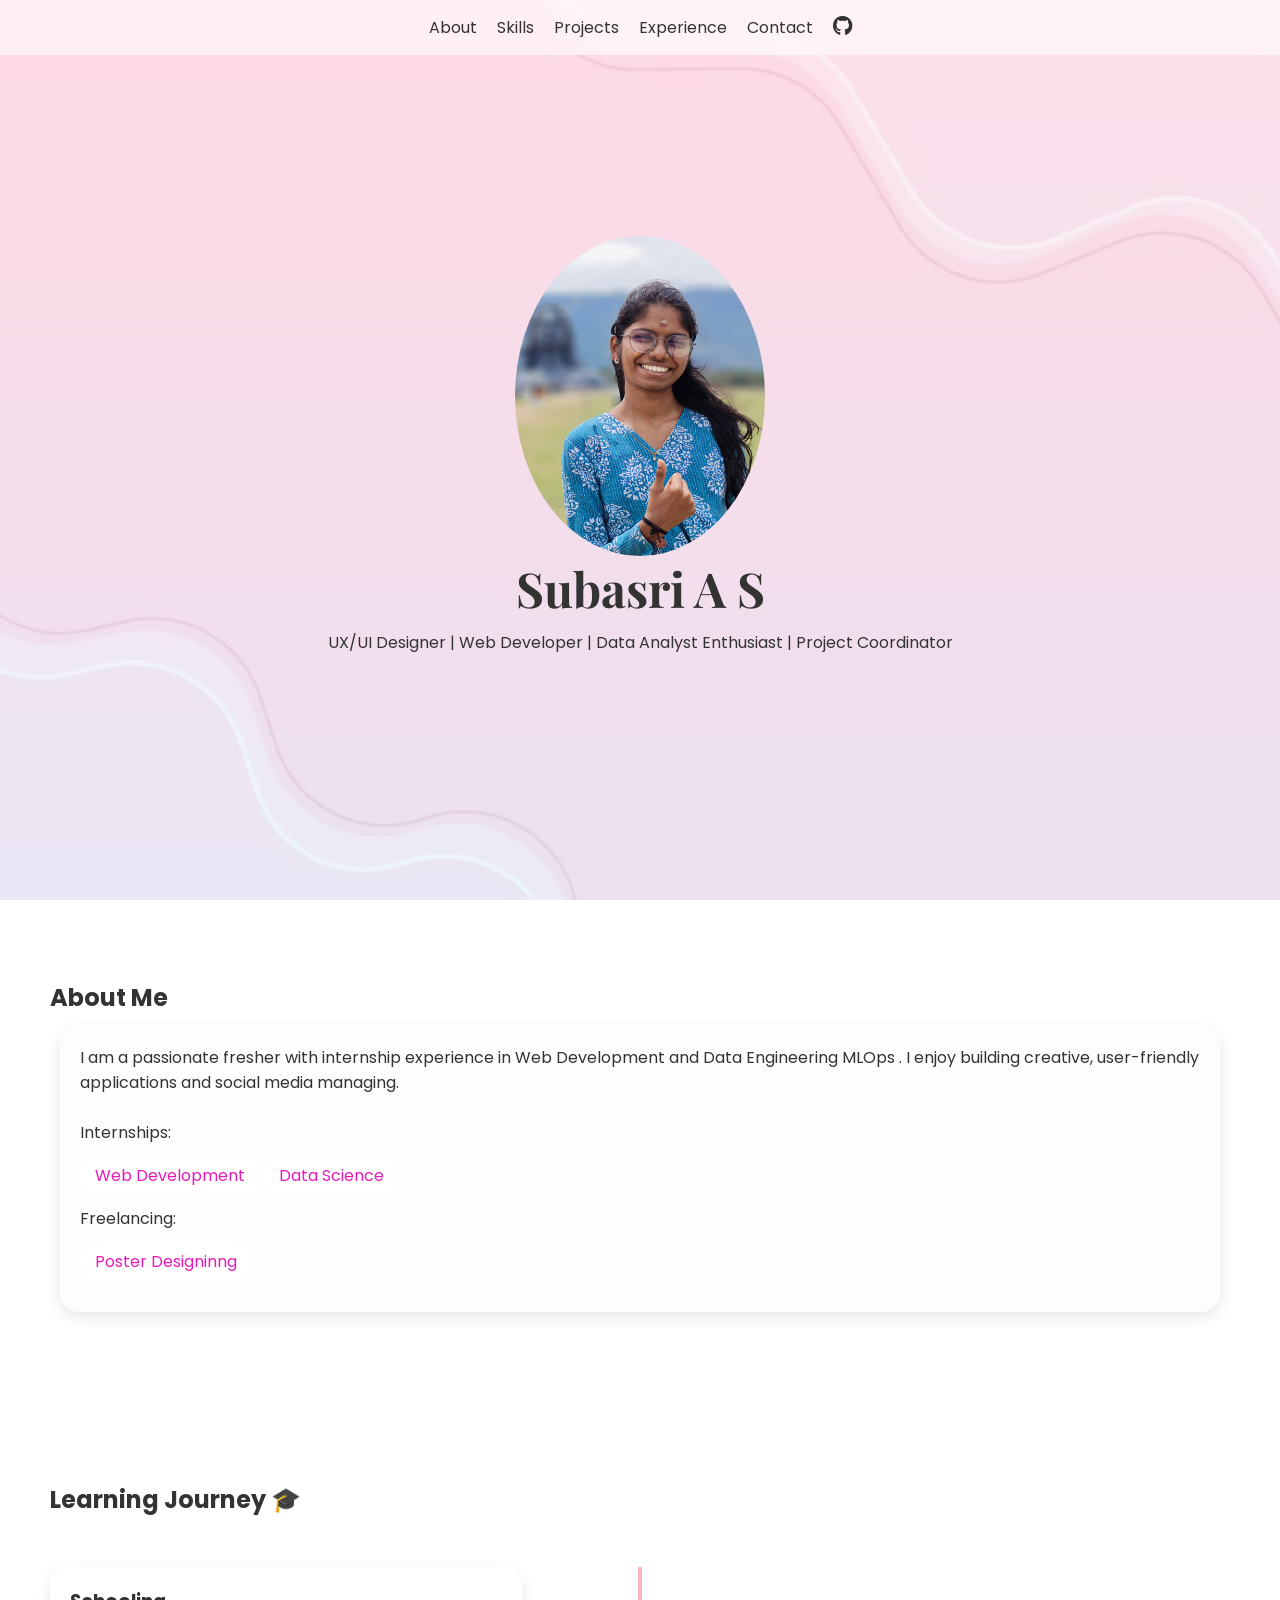
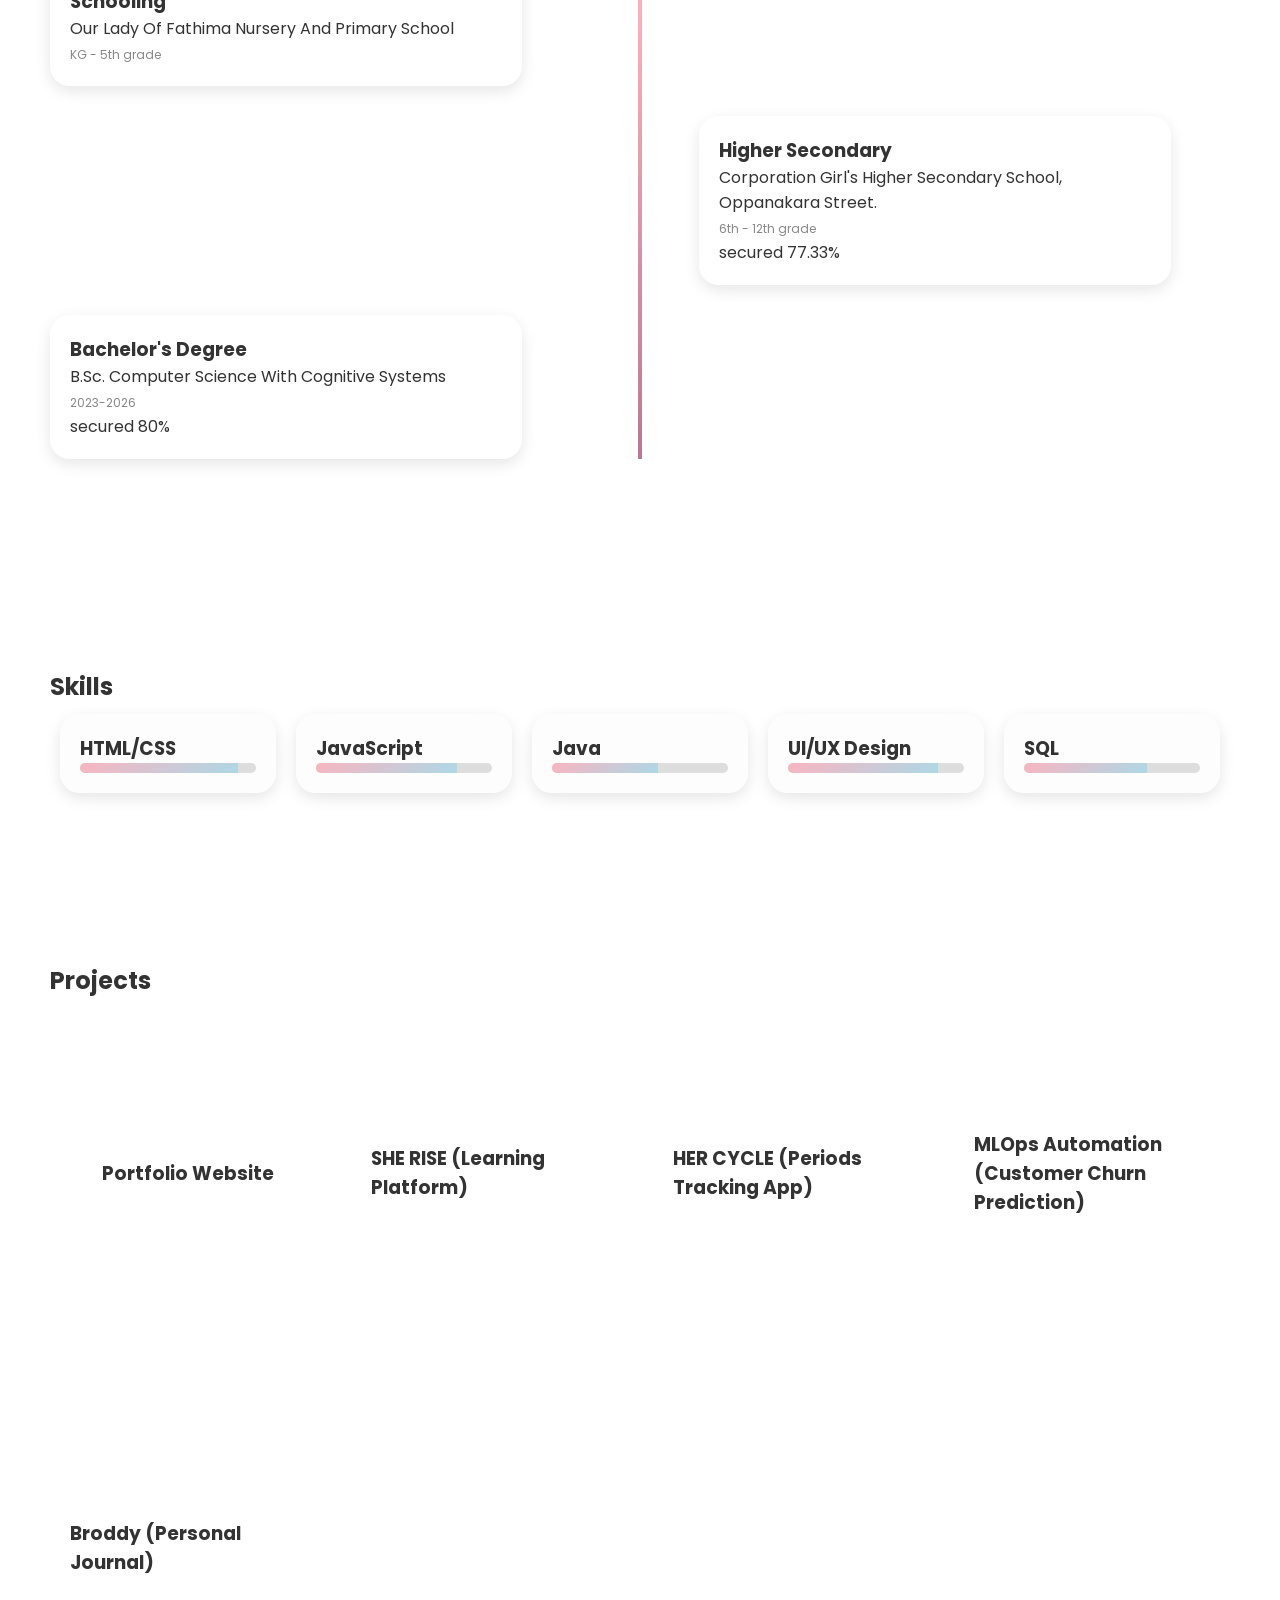
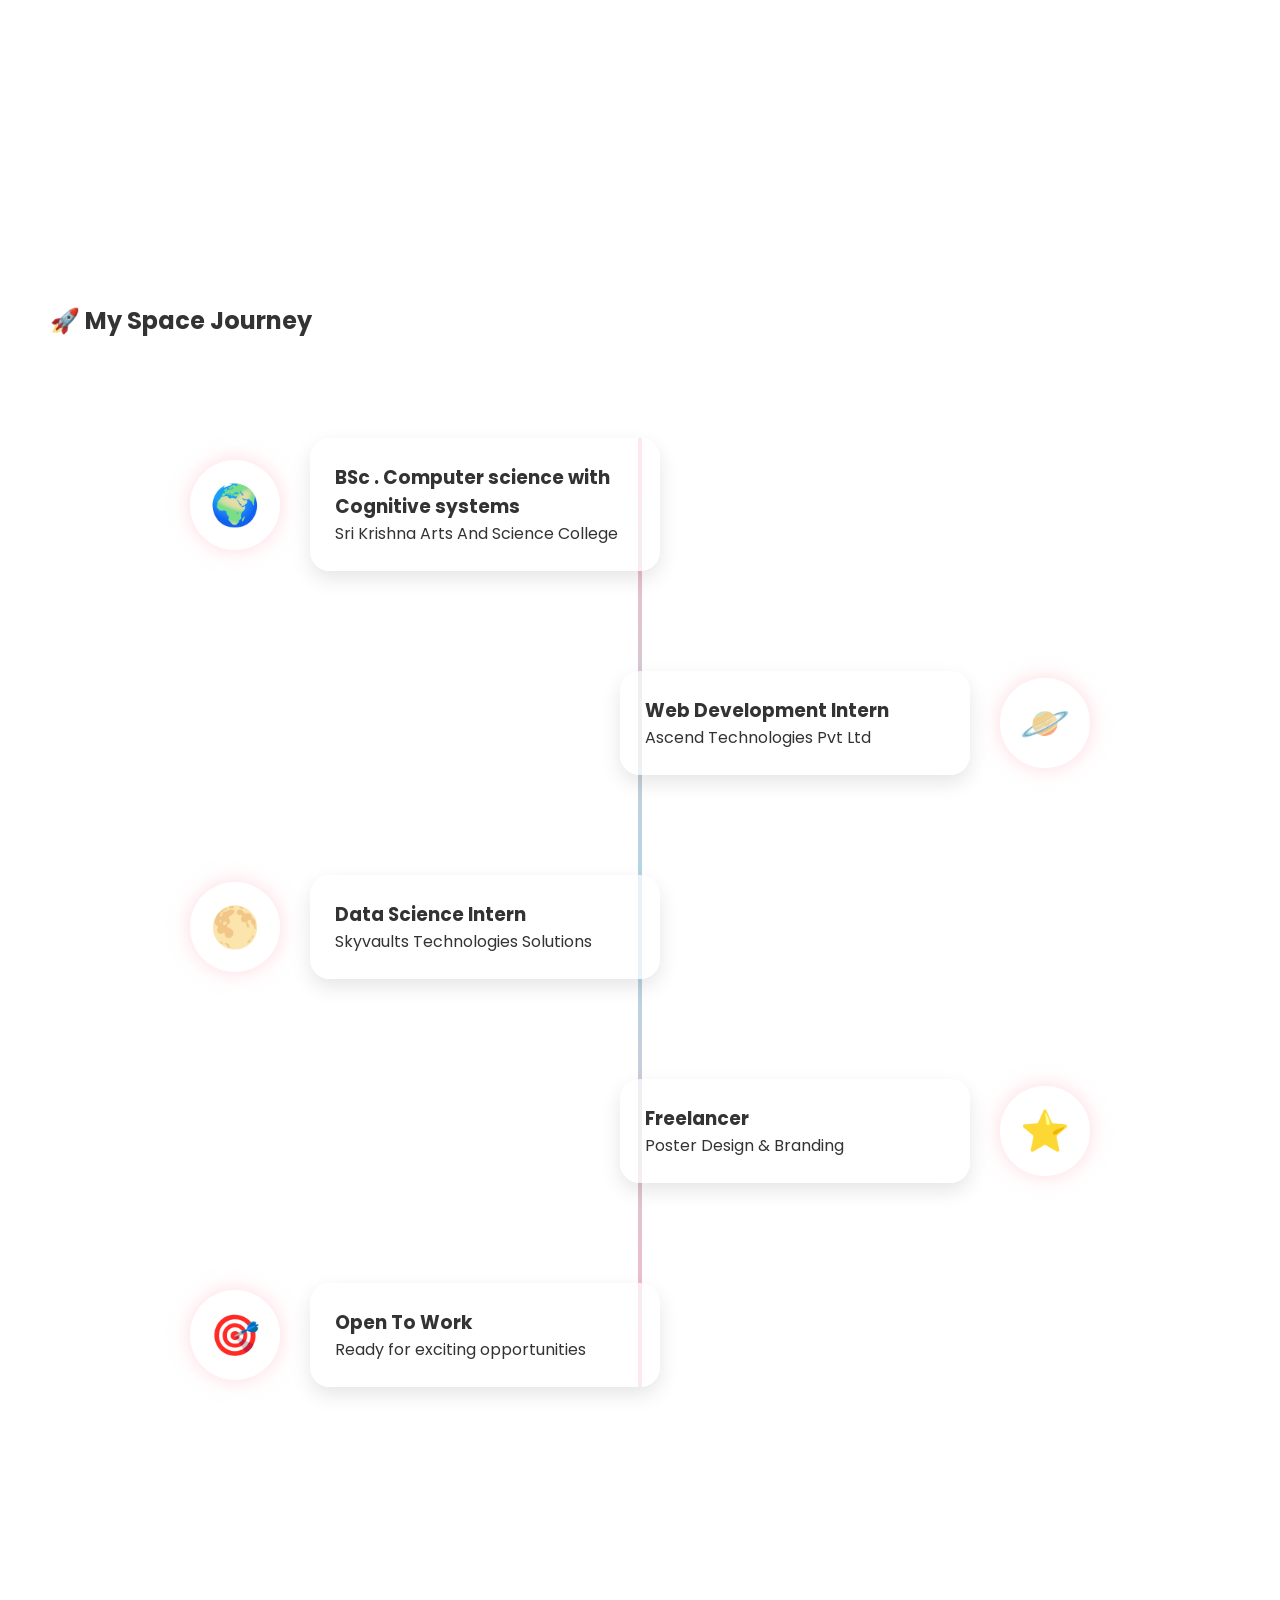
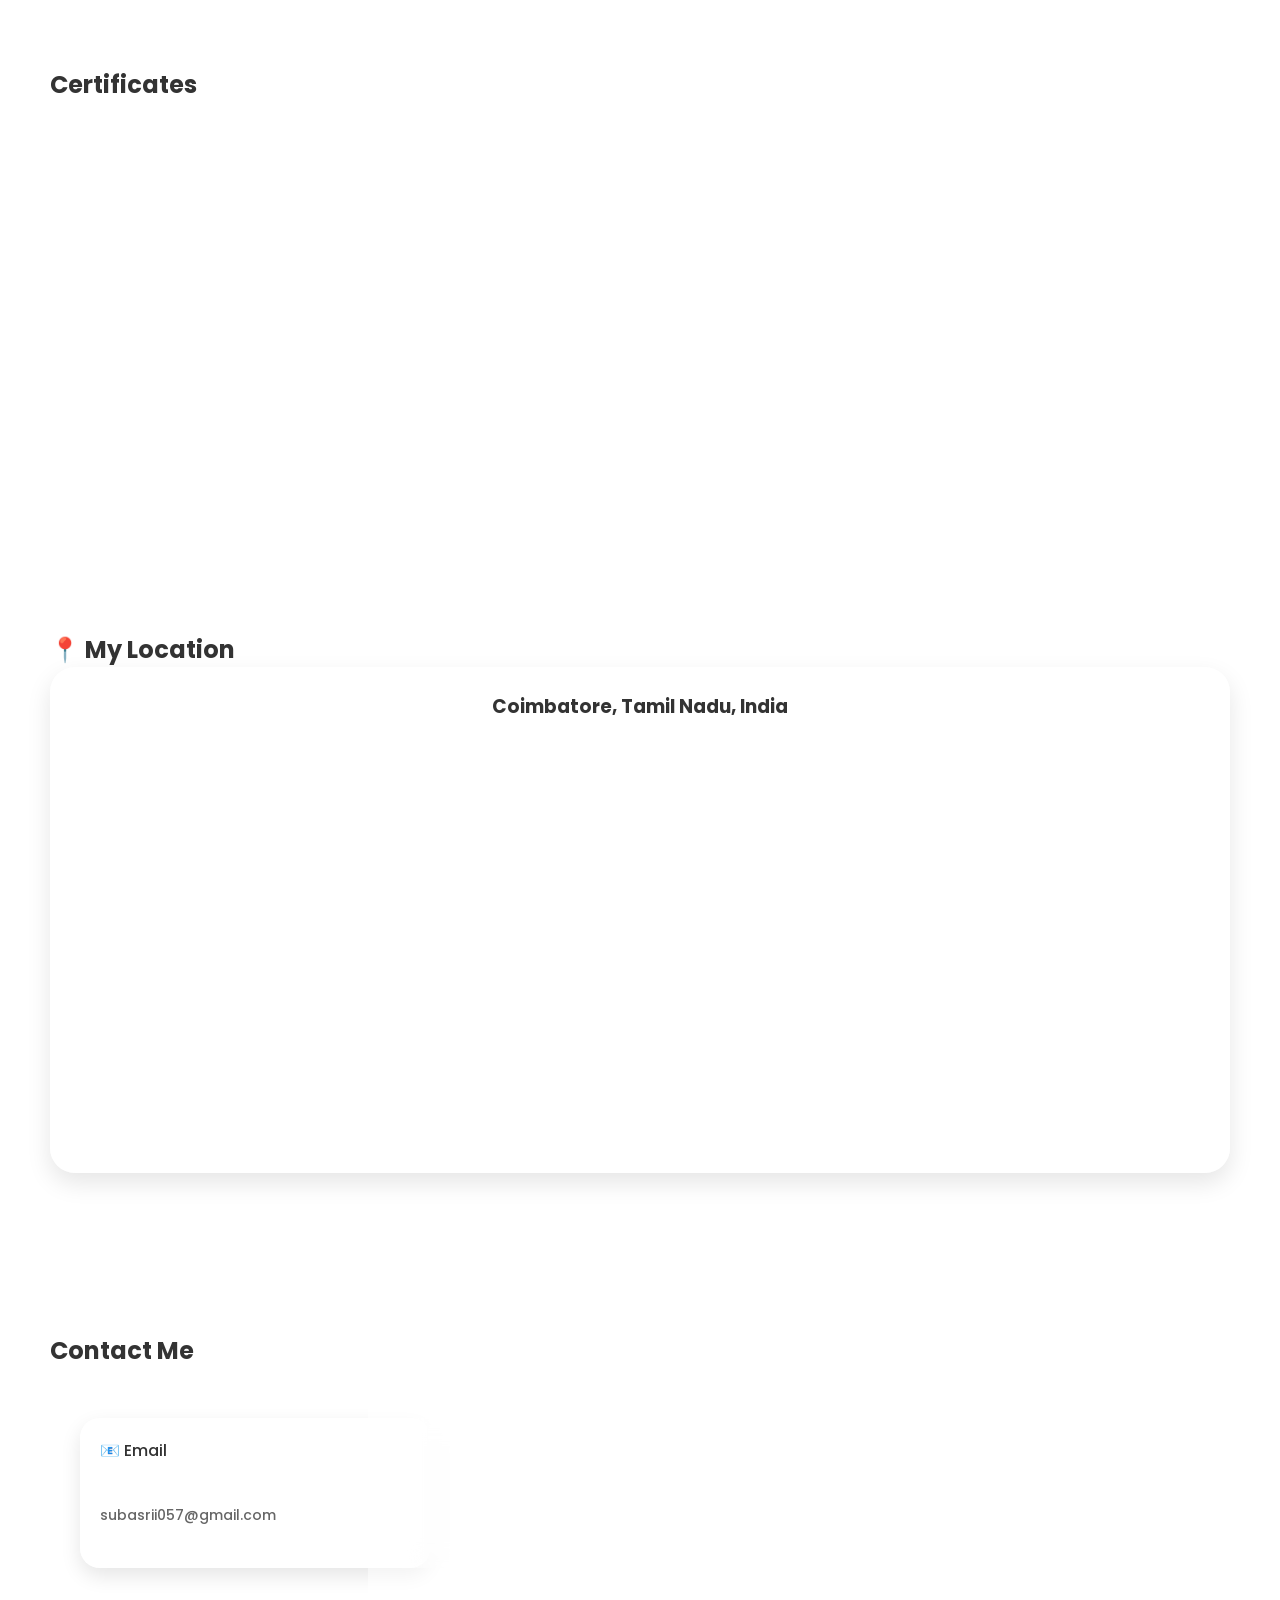
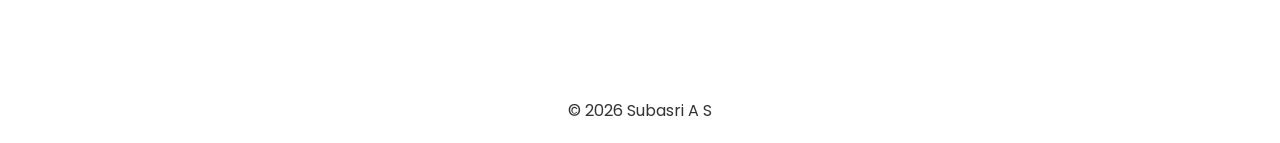
<file: index.html>
<!DOCTYPE html>
<html lang="en">
<head>
<meta charset="UTF-8">
<meta name="viewport" content="width=device-width, initial-scale=1.0">
<title>Subasri Portfolio</title>

<!-- Google Fonts -->
<link href="https://fonts.googleapis.com/css2?family=Playfair+Display:wght@500;700&family=Poppins:wght@300;400;500&display=swap" rel="stylesheet">
<link rel="stylesheet" href="https://cdnjs.cloudflare.com/ajax/libs/font-awesome/6.5.0/css/all.min.css">
<link rel="stylesheet" href="portfolio.css">
<style>
/* RESET */

</style>
</head>

<body>

<!-- NAVBAR -->
<nav>

<ul>
<li><a href="#about">About</a></li>
<li><a href="#skills">Skills</a></li>
<li><a href="#projects">Projects</a></li>
<li><a href="#experience">Experience</a></li>
<li><a href="#contact">Contact</a></li>

<!-- 🐙 GitHub Icon -->
<li>
<a href="https://github.com/SubasriAS/" target="_blank">
    <i class="fab fa-github"></i>
</a>
</li>
     

</ul>
</nav>

<!-- HERO -->
<section class="hero">
<div class="hero-content">



    <div class="flip-card">
  <div class="flip-inner">
    
    <div class="flip-front">
      <img src="subapic1.jpeg" class="profile-img">
    </div>

    <div class="flip-back">
      <p>Hiii 💗<br>Subasri here!</p>
    </div>

  </div>
</div>

<div class="hero-content">

   
    <h1>Subasri A S</h1>
    <p>UX/UI Designer | Web Developer | Data Analyst Enthusiast | Project Coordinator</p>

</section>

<!-- ABOUT -->
<section id="about">
<h2>About Me</h2>
<div class="card">
<p>I am a passionate fresher  with internship experience in Web Development and Data Engineering MLOps . I enjoy building creative, user-friendly applications and social media managing.</p>
<br>
<p>Internships:</p>
<span class="badge">Web Development</span>
<span class="badge">Data Science</span>
<p>Freelancing:</p>

<span class="badge">Poster Designinng</span>


</div>
</section>






<section id="education">
<h2>Learning Journey 🎓</h2>

<div class="journey">

    <div class="milestone left reveal">
        <h3>Schooling</h3>
        <p>Our Lady Of Fathima Nursery And Primary School</p>
        <span>KG - 5th grade</span>
    </div>

    <div class="milestone right reveal">
        <h3>Higher Secondary</h3>
        <p>Corporation Girl's Higher Secondary School, Oppanakara Street.</p>
        <span>6th - 12th grade</span>
        <p>secured  77.33%</p>
    </div>

    <div class="milestone left reveal">
        <h3>Bachelor's Degree</h3>
        <p> B.Sc. Computer Science With Cognitive Systems</p>
        <span>2023-2026</span>
        <p>secured   80%</p>
    </div>

</div>
</section>










<!-- SKILLS -->
<section id="skills">
<h2>Skills</h2>
<div class="skills-grid">

<div class="card reveal">
<h3>HTML/CSS</h3>
<div class="progress"><div style="width:90%"></div></div>
</div>

<div class="card reveal">
<h3>JavaScript</h3>
<div class="progress"><div style="width:80%"></div></div>
</div>

<div class="card reveal">
<h3>Java</h3>
<div class="progress"><div style="width:60%"></div></div>
</div>

<div class="card reveal">
<h3>UI/UX Design </h3>
<div class="progress"><div style="width:85%"></div></div>
</div>

<div class="card">
<h3>SQL</h3>
<div class="progress"><div style="width:70%"></div></div>
</div>

</div>
</section>






<!-- PROJECTS -->
<section id="projects">
<h2>Projects</h2>

<div class="projects-grid">

    <div class="project-card">
        <h3>Portfolio Website</h3>
        <div class="project-img">
            <img src="port.jpg" alt="Project">
        </div>
    </div>

    <div class="project-card">
        <h3>SHE RISE (Learning Platform)</h3>
        <div class="project-img">
            <img src="sherise.jpg" alt="Project">
        </div>
    </div>

    <div class="project-card">
        <h3>HER CYCLE (Periods Tracking App)</h3>
        <div class="project-img">
            <img src="hercycle.jpeg" alt="Project">
        </div>
    </div>

    <div class="project-card">
        <h3>MLOps Automation (Customer Churn Prediction)</h3>
        <div class="project-img">
            <img src="screenshot1.jpg" alt="Project">
        </div>
    </div>

    <div class="project-card">
        <h3>Broddy (Personal Journal)</h3>
        <div class="project-img">
            <img src="Picture1.jpg" alt="Project">
        </div>
    </div>

</div>
</section>


</div>
</section>

<!-- EXPERIENCE -->
<section id="experience">
    <h2>🚀 My Space Journey</h2>

    <div class="space-container">

        

        <div class="planet">
            <div class="planet-icon">🌍</div>
            <div class="planet-card">
                <h3>BSc . Computer science with Cognitive systems</h3>
                <p>Sri Krishna Arts And Science College</p>
            </div>
        </div>

        <div class="planet">
            <div class="planet-icon">🪐</div>
            <div class="planet-card">
                <h3>Web Development Intern</h3>
                <p>Ascend Technologies Pvt Ltd</p>
            </div>
        </div>

        <div class="planet">
            <div class="planet-icon">🌕</div>
            <div class="planet-card">
                <h3>Data Science Intern</h3>
                <p>Skyvaults Technologies Solutions</p>
            </div>
        </div>

        <div class="planet">
            <div class="planet-icon">⭐</div>
            <div class="planet-card">
                <h3>Freelancer</h3>
                <p>Poster Design & Branding</p>
            </div>
        </div>

        <div class="planet">
            <div class="planet-icon">🎯</div>
            <div class="planet-card">
                <h3>Open To Work</h3>
                <p>Ready for exciting opportunities</p>
            </div>
        </div>

    </div>
</section>


<section id="certificates">
    <h2>Certificates</h2>

    <div class="cert-grid">
         <div class="cert-slider">
        <div class="cert-track">

        <div class="cert-card">
            <img src="certificate01.jpg" alt="Web Development Certificate">
            <h3>Web Development Internship</h3>
        </div>

 <div class="cert-card">
            <img src="claude101.jpg" alt="Web Development Certificate">
            <h3>Claude 101</h3>
        </div>



         <div class="cert-card">
            <img src="data science.jpg" alt="Web Development Certificate">
            <h3>Coursera - Data Science</h3>
        </div>


         <div class="cert-card">
            <img src="sql.jpg" alt="Web Development Certificate">
            <h3>SQL for data analysis</h3>
         </div>

          <div class="cert-card">
            <img src="frontend.jpg" alt="Web Development Certificate">
            <h3> Coursera - Front-End development Capstone
            </h3>
        </div>



        <div class="cert-card">
            <img src="certificate 02.jpeg" alt="Data Science Certificate">
            <h3> II - Paper Presentation</h3>
        </div>

        <div class="cert-card">
            <img src="certificate 03.jpeg" alt="UI/UX Certificate">
            <h3>UI/UX Design </h3>
        </div>

        <div class="cert-card">
            <img src="cer004.jpeg" alt="SQL Certificate">
            <h3>National Level Hackathon</h3>
        </div>

          <div class="cert-card">
            <img src="cer005.jpeg" alt="Web Development Certificate">
            <h3>Event Organizing</h3>
        </div>

        <div class="cert-card">
            <img src="cer006.jpeg" alt="Data Science Certificate">
            <h3>Coding Workshop</h3>
        </div>

        <div class="cert-card">
            <img src="cer007.jpeg" alt="UI/UX Certificate">
            <h3>CSIR Event Organizing</h3>
        </div>

        


    </div>
</section>



<section id="location">
    <h2>📍 My Location</h2>

    <div class="map-card">

        <div class="location-info">
            <h3>Coimbatore, Tamil Nadu, India</h3>
            
        </div>

        <div class="map-container">
            <iframe
                src="https://www.google.com/maps?q=Coimbatore,TamilNadu&output=embed"
                loading="lazy">
            </iframe>
        </div>

    </div>
</section>









<!-- CONTACT -->
<section id="contact">
    <h2>Contact Me</h2>

    <div class="contact-container">

        <a href="https://mail.google.com/mail/?view=cm&fs=1&to=subasrii057@gmail.com
" class="contact-card">
            📧 Email
            <span>subasrii057@gmail.com</span>
        </a>

        <a href="https://www.instagram.com/_subasrisureshkumar_/?hl=en" target="_blank" class="contact-card">
            📸 Instagram
            <span>@_subasrisureshkumar_</span>
        </a>

        <a href="https://wa.me/917550360656" target="_blank" class="contact-card">
            💬 WhatsApp
            <span>Chat with me</span>
        </a>

        <a href="https://www.linkedin.com/in/suba-sri-a-s-56a460227" target="_blank" class="contact-card">
            💼 LinkedIn
            <span>SUBASRI A S</span>
        </a>

    </div>
</section>

<!-- FOOTER -->
<footer>
<p>© 2026 Subasri A S</p>
</footer>


<script src="portfolio.js"></script>

</body>
</html>
</file>
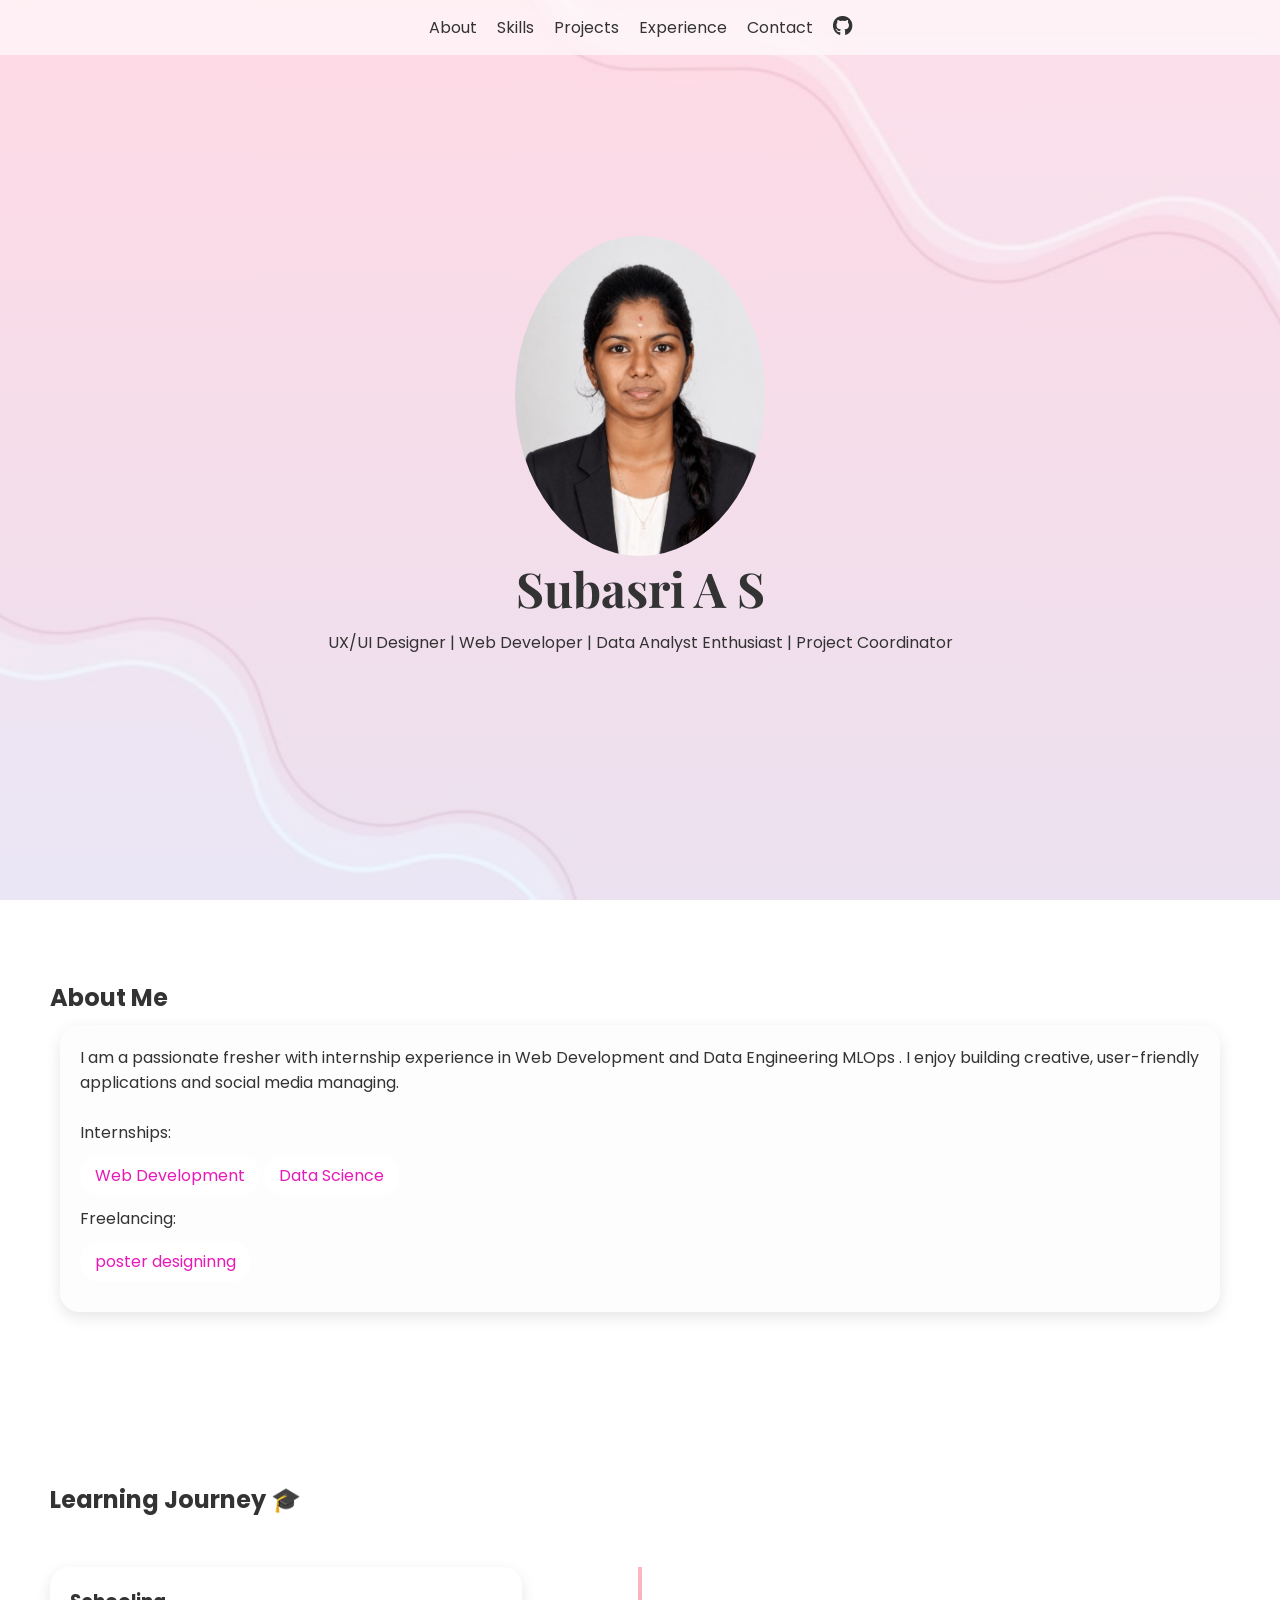
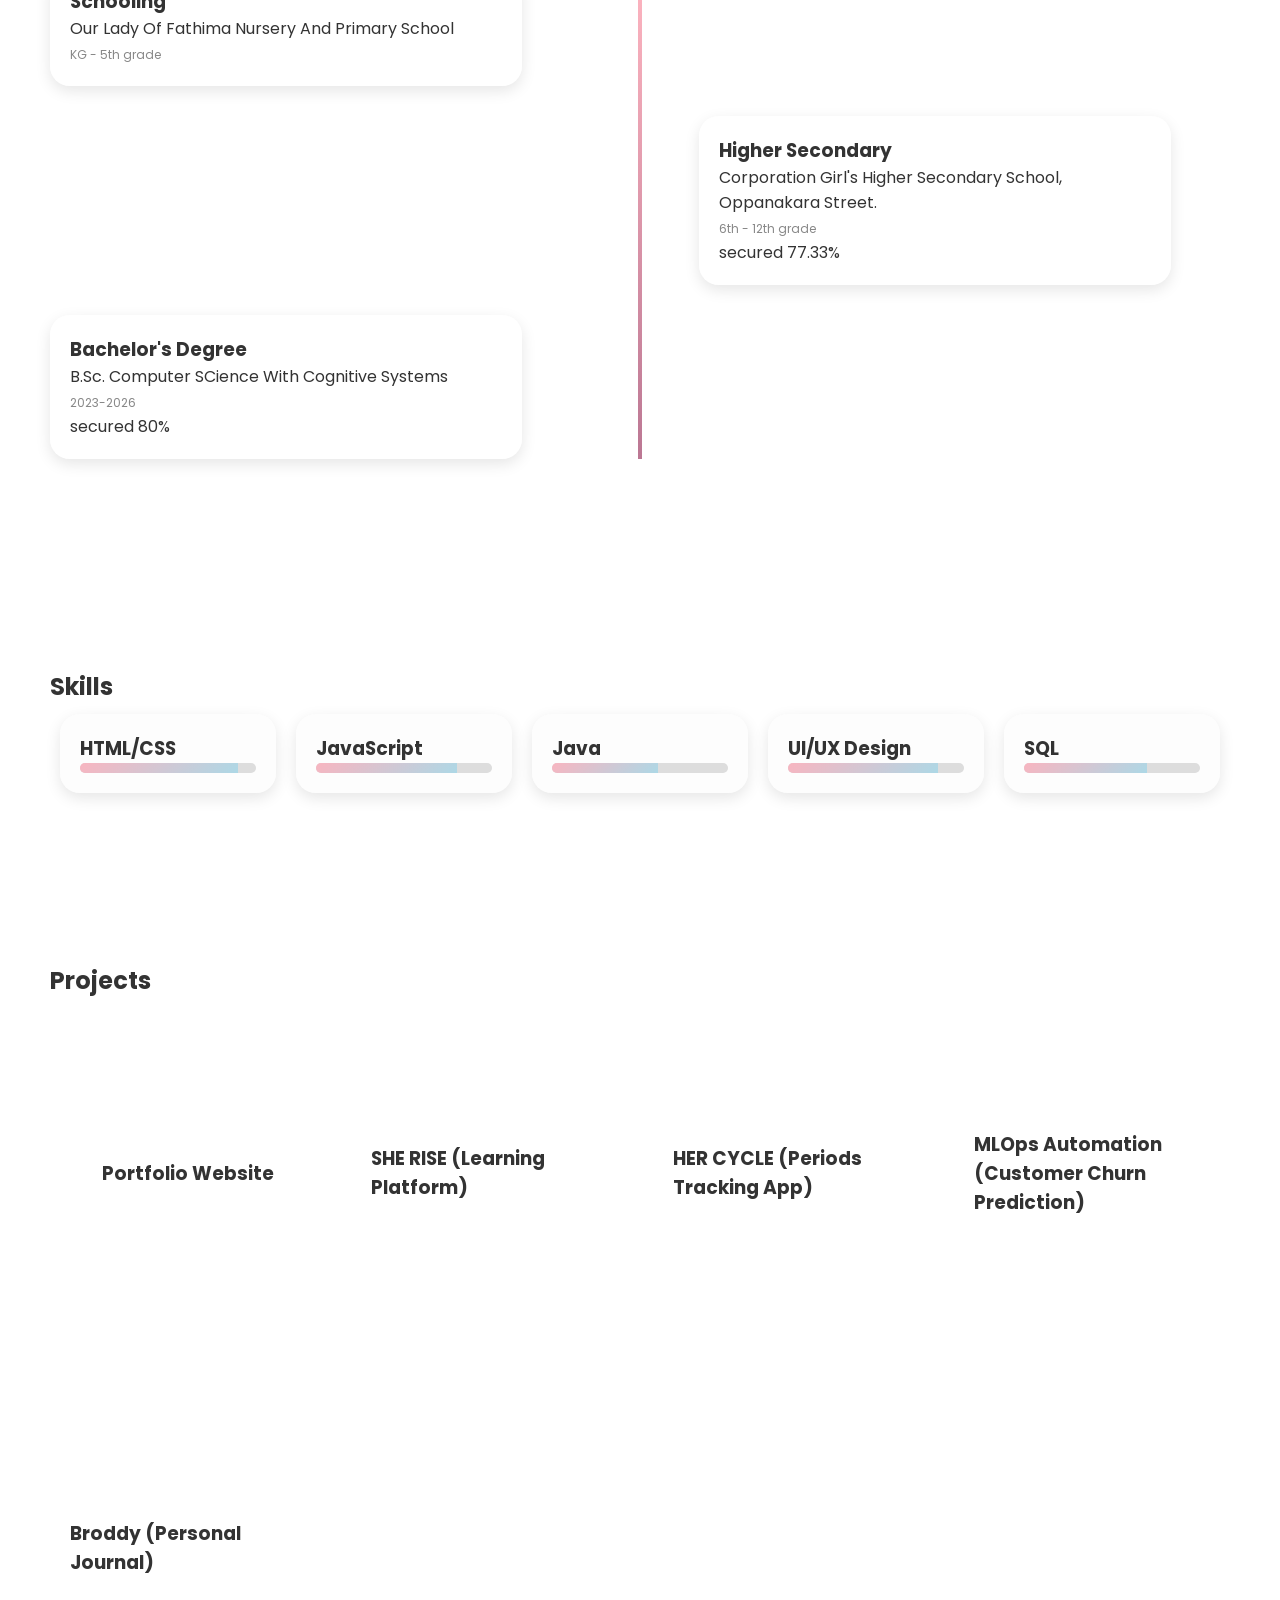
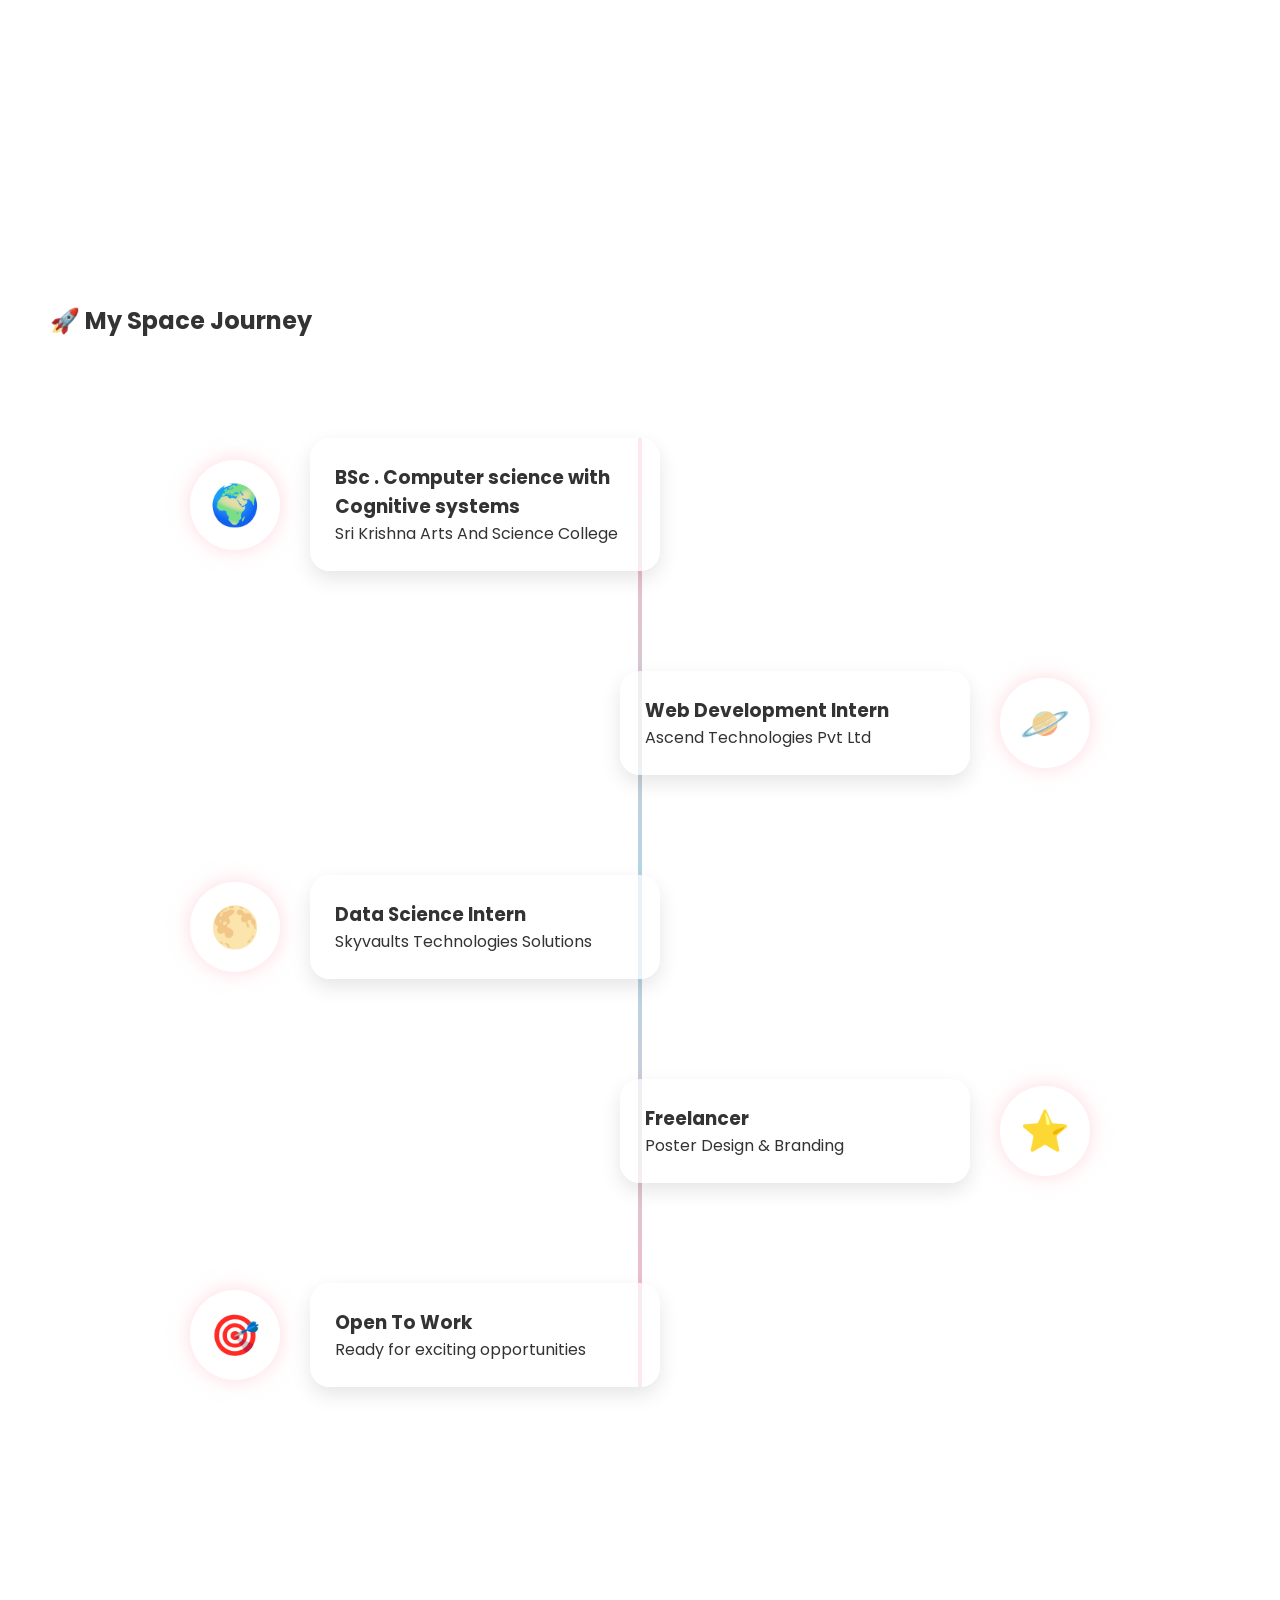
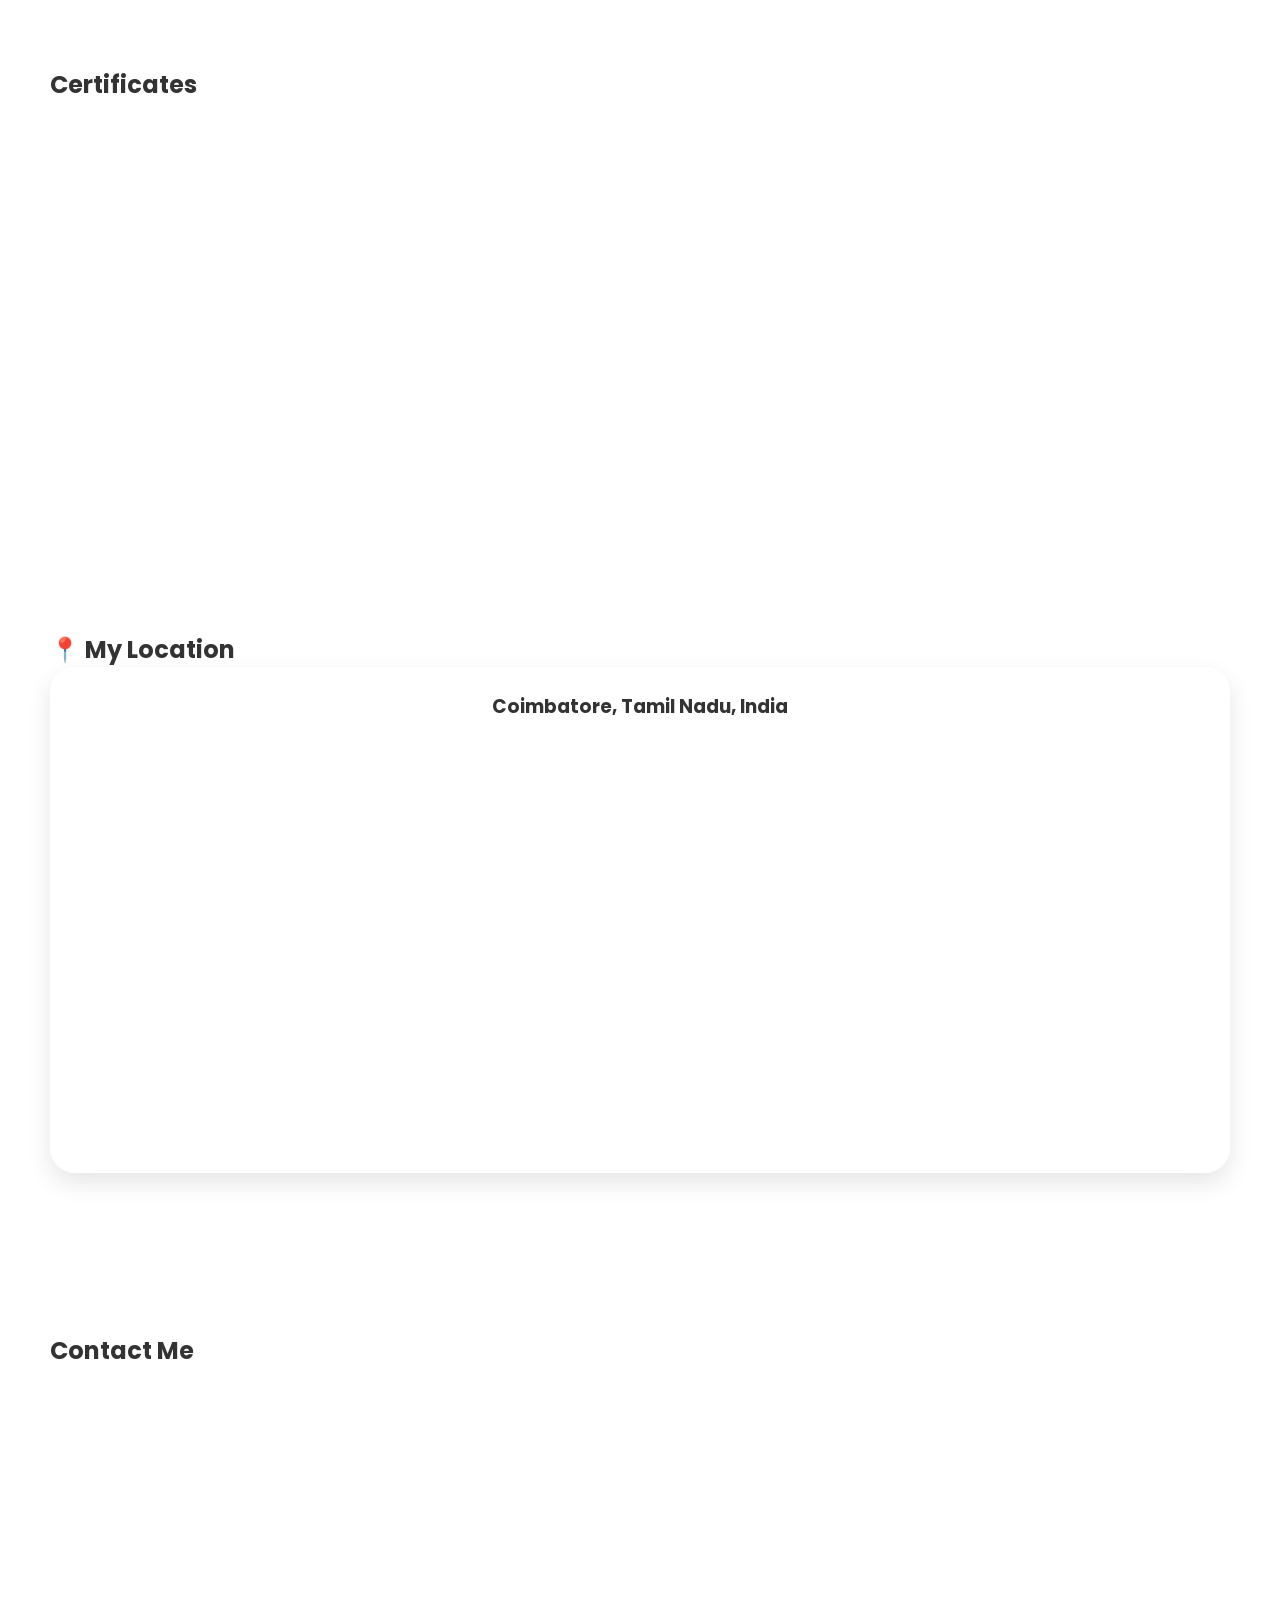
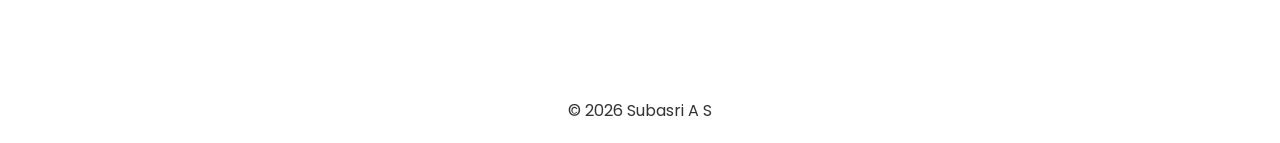
<file: New folder/index.html>
<!DOCTYPE html>
<html lang="en">
<head>
<meta charset="UTF-8">
<meta name="viewport" content="width=device-width, initial-scale=1.0">
<title>Subasri Portfolio</title>

<!-- Google Fonts -->
<link href="https://fonts.googleapis.com/css2?family=Playfair+Display:wght@500;700&family=Poppins:wght@300;400;500&display=swap" rel="stylesheet">
<link rel="stylesheet" href="https://cdnjs.cloudflare.com/ajax/libs/font-awesome/6.5.0/css/all.min.css">
<link rel="stylesheet" href="portfolio.css">
<style>
/* RESET */

</style>
</head>

<body>

<!-- NAVBAR -->
<nav>

<ul>
<li><a href="#about">About</a></li>
<li><a href="#skills">Skills</a></li>
<li><a href="#projects">Projects</a></li>
<li><a href="#experience">Experience</a></li>
<li><a href="#contact">Contact</a></li>

<!-- 🐙 GitHub Icon -->
<li>
<a href="https://github.com/SubasriAS/" target="_blank">
    <i class="fab fa-github"></i>
</a>
</li>

</ul>
</nav>

<!-- HERO -->
<section class="hero">
<div class="hero-content">



    <div class="flip-card">
  <div class="flip-inner">
    
    <div class="flip-front">
      <img src="subaphoto.jpg" class="profile-img">
    </div>

    <div class="flip-back">
      <p>Hiii 💗<br>Subasri here!</p>
    </div>

  </div>
</div>

<div class="hero-content">

   
    <h1>Subasri A S</h1>
    <p>UX/UI Designer | Web Developer | Data Analyst Enthusiast | Project Coordinator</p>

</section>

<!-- ABOUT -->
<section id="about">
<h2>About Me</h2>
<div class="card">
<p>I am a passionate fresher  with internship experience in Web Development and Data Engineering MLOps . I enjoy building creative, user-friendly applications and social media managing.</p>
<br>
<p>Internships:</p>
<span class="badge">Web Development</span>
<span class="badge">Data Science</span>
<p>Freelancing:</p>

<span class="badge">poster designinng</span>


</div>
</section>






<section id="education">
<h2>Learning Journey 🎓</h2>

<div class="journey">

    <div class="milestone left reveal">
        <h3>Schooling</h3>
        <p>Our Lady Of Fathima Nursery And Primary School</p>
        <span>KG - 5th grade</span>
    </div>

    <div class="milestone right reveal">
        <h3>Higher Secondary</h3>
        <p>Corporation Girl's Higher Secondary School, Oppanakara Street.</p>
        <span>6th - 12th grade</span>
        <p>secured  77.33%</p>
    </div>

    <div class="milestone left reveal">
        <h3>Bachelor's Degree</h3>
        <p> B.Sc. Computer SCience With Cognitive Systems</p>
        <span>2023-2026</span>
        <p>secured   80%</p>
    </div>

</div>
</section>










<!-- SKILLS -->
<section id="skills">
<h2>Skills</h2>
<div class="skills-grid">

<div class="card reveal">
<h3>HTML/CSS</h3>
<div class="progress"><div style="width:90%"></div></div>
</div>

<div class="card reveal">
<h3>JavaScript</h3>
<div class="progress"><div style="width:80%"></div></div>
</div>

<div class="card reveal">
<h3>Java</h3>
<div class="progress"><div style="width:60%"></div></div>
</div>

<div class="card reveal">
<h3>UI/UX Design </h3>
<div class="progress"><div style="width:85%"></div></div>
</div>

<div class="card">
<h3>SQL</h3>
<div class="progress"><div style="width:70%"></div></div>
</div>

</div>
</section>






<!-- PROJECTS -->
<section id="projects">
<h2>Projects</h2>

<div class="projects-grid">

    <div class="project-card">
        <h3>Portfolio Website</h3>
        <div class="project-img">
            <img src="port.jpg" alt="Project">
        </div>
    </div>

    <div class="project-card">
        <h3>SHE RISE (Learning Platform)</h3>
        <div class="project-img">
            <img src="sherise.jpg" alt="Project">
        </div>
    </div>

    <div class="project-card">
        <h3>HER CYCLE (Periods Tracking App)</h3>
        <div class="project-img">
            <img src="hercycle.jpeg" alt="Project">
        </div>
    </div>

    <div class="project-card">
        <h3>MLOps Automation (Customer Churn Prediction)</h3>
        <div class="project-img">
            <img src="screenshot1.jpg" alt="Project">
        </div>
    </div>

    <div class="project-card">
        <h3>Broddy (Personal Journal)</h3>
        <div class="project-img">
            <img src="Picture1.jpg" alt="Project">
        </div>
    </div>

</div>
</section>


</div>
</section>

<!-- EXPERIENCE -->
<section id="experience">
    <h2>🚀 My Space Journey</h2>

    <div class="space-container">

        

        <div class="planet">
            <div class="planet-icon">🌍</div>
            <div class="planet-card">
                <h3>BSc . Computer science with Cognitive systems</h3>
                <p>Sri Krishna Arts And Science College</p>
            </div>
        </div>

        <div class="planet">
            <div class="planet-icon">🪐</div>
            <div class="planet-card">
                <h3>Web Development Intern</h3>
                <p>Ascend Technologies Pvt Ltd</p>
            </div>
        </div>

        <div class="planet">
            <div class="planet-icon">🌕</div>
            <div class="planet-card">
                <h3>Data Science Intern</h3>
                <p>Skyvaults Technologies Solutions</p>
            </div>
        </div>

        <div class="planet">
            <div class="planet-icon">⭐</div>
            <div class="planet-card">
                <h3>Freelancer</h3>
                <p>Poster Design & Branding</p>
            </div>
        </div>

        <div class="planet">
            <div class="planet-icon">🎯</div>
            <div class="planet-card">
                <h3>Open To Work</h3>
                <p>Ready for exciting opportunities</p>
            </div>
        </div>

    </div>
</section>


<section id="certificates">
    <h2>Certificates</h2>

    <div class="cert-grid">
         <div class="cert-slider">
        <div class="cert-track">

        <div class="cert-card">
            <img src="certificate01.jpg" alt="Web Development Certificate">
            <h3>Web Development Internship</h3>
        </div>

 <div class="cert-card">
            <img src="claude101.jpg" alt="Web Development Certificate">
            <h3>Claude 101</h3>
        </div>



         <div class="cert-card">
            <img src="data science.jpg" alt="Web Development Certificate">
            <h3>Coursera - Data Science</h3>
        </div>


         <div class="cert-card">
            <img src="sql.jpg" alt="Web Development Certificate">
            <h3>SQL for data analysis</h3>
         </div>

          <div class="cert-card">
            <img src="frontend.jpg" alt="Web Development Certificate">
            <h3> Coursera - Front-End development Capstone
            </h3>
        </div>



        <div class="cert-card">
            <img src="certificate 02.jpeg" alt="Data Science Certificate">
            <h3> II - Paper Presentation</h3>
        </div>

        <div class="cert-card">
            <img src="certificate 03.jpeg" alt="UI/UX Certificate">
            <h3>UI/UX Design </h3>
        </div>

        <div class="cert-card">
            <img src="cer004.jpeg" alt="SQL Certificate">
            <h3>National Level Hackathon</h3>
        </div>

          <div class="cert-card">
            <img src="cer005.jpeg" alt="Web Development Certificate">
            <h3>Event Organizing</h3>
        </div>

        <div class="cert-card">
            <img src="cer006.jpeg" alt="Data Science Certificate">
            <h3>Coding Workshop</h3>
        </div>

        <div class="cert-card">
            <img src="cer007.jpeg" alt="UI/UX Certificate">
            <h3>CSIR Event Organizing</h3>
        </div>

        


    </div>
</section>



<section id="location">
    <h2>📍 My Location</h2>

    <div class="map-card">

        <div class="location-info">
            <h3>Coimbatore, Tamil Nadu, India</h3>
            
        </div>

        <div class="map-container">
            <iframe
                src="https://www.google.com/maps?q=Coimbatore,TamilNadu&output=embed"
                loading="lazy">
            </iframe>
        </div>

    </div>
</section>









<!-- CONTACT -->
<section id="contact">
    <h2>Contact Me</h2>

    <div class="contact-container">

        <a href="https://mail.google.com/mail/?view=cm&fs=1&to=subasrii057@gmail.com
" class="contact-card">
            📧 Email
            <span>subasrii057@gmail.com</span>
        </a>

        <a href="https://www.instagram.com/_subasrisureshkumar_/?hl=en" target="_blank" class="contact-card">
            📸 Instagram
            <span>@_subasrisureshkumar_</span>
        </a>

        <a href="https://wa.me/917550360656" target="_blank" class="contact-card">
            💬 WhatsApp
            <span>Chat with me</span>
        </a>

        <a href="https://www.linkedin.com/in/suba-sri-a-s-56a460227" target="_blank" class="contact-card">
            💼 LinkedIn
            <span>SUBASRI A S</span>
        </a>

    </div>
</section>

<!-- FOOTER -->
<footer>
<p>© 2026 Subasri A S</p>
</footer>


<script src="portfolio.js"></script>

</body>
</html>
</file>
<file: portfolio.css>
* {
    margin: 0;
    padding: 0;
    box-sizing: border-box;
}

body {
    font-family: 'Poppins', sans-serif;

 background: 
        linear-gradient(rgba(255, 228, 236, 0.6), rgba(224, 240, 255, 0.6)),
        url("background.jpg");

    background-size: cover;
    background-position: center;
    background-repeat: no-repeat;
    background-attachment: fixed;

    color: #333;
    scroll-behavior: smooth;


    color: #333;
    scroll-behavior: smooth;
     perspective: 1000px;

}








/* CONTAINER */
#experience {
    padding: 100px 50px;
    position: relative;
}

.space-container {
    position: relative;
    max-width: 900px;
    margin: auto;
}

/* PATH */
.space-container::before {
    content: "";
    position: absolute;
    left: 50%;
    width: 4px;
    height: 100%;
    background: linear-gradient(
        #ffb6c1,
        #add8e6,
        #ffb6c1
    );
    transform: translateX(-50%);
}

/* PLANETS */
.planet {
    position: relative;
    margin: 100px 0;
    display: flex;
    align-items: center;
    gap: 30px;
}

.planet:nth-child(even) {
    flex-direction: row-reverse;
}

.planet-icon {
    width: 90px;
    height: 90px;
    border-radius: 50%;

    background: rgba(255,255,255,0.8);

    display: flex;
    justify-content: center;
    align-items: center;

    font-size: 40px;

    box-shadow: 0 0 20px rgba(255,182,193,0.5);

    transition: 0.4s;
}

.planet-card {
    width: 350px;

    background: rgba(255,255,255,0.7);

    padding: 25px;

    border-radius: 20px;

    box-shadow: 0 8px 20px rgba(0,0,0,0.1);

    transition: 0.4s;
}

/* HOVER EFFECT */
.planet:hover .planet-icon {
    transform: scale(1.2);
    box-shadow: 0 0 40px #ffb6c1;
}

.planet:hover .planet-card {
    transform: translateY(-10px);
}











/* NAVBAR */
nav {
    position: fixed;
    width: 100%;
    top: 0;
    background: rgba(255,255,255,0.6);
    backdrop-filter: blur(10px);
    padding: 15px 50px;
    display: flex;
    justify-content:space-around;
    z-index: 1000;
}

nav h2 {
    font-family: 'Playfair Display', serif;
}

nav ul {
    display: flex;
    list-style: none;
    gap: 20px;
}

nav a {
    text-decoration: none;
    color: #333;
    transition: 0.3s;
}

nav a:hover {
    color: #c82f5d;
}



/* GitHub Icon */
nav i {
    font-size: 20px;
    transition: 0.3s;
}

nav i:hover {
    color: #ff69b4;
    transform: scale(1.2);
}

/* Theme Button */
#theme-toggle {
    border: none;
    background: transparent;
    font-size: 18px;
    cursor: pointer;
}



.journey {
    position: relative;
    margin: 50px 0;
}

/* CENTER LINE */
.journey::before {
    content: "";
    position: absolute;
    left: 50%;
    top: 0;
    width: 4px;
    height: 100%;
    background: linear-gradient(#ffb6c1, #bb7793);
    transform: translateX(-50%);
}

/* MILESTONE CARD */
.milestone {
    width: 40%;
    padding: 20px;
    position: relative;
    background: rgba(255,255,255,0.5);
    border-radius: 20px;
    backdrop-filter: blur(10px);
    margin: 30px 0;
    box-shadow: 0 5px 15px rgba(0,0,0,0.1);
}

/* LEFT SIDE */
.milestone.left {
    left: 0;
}

/* RIGHT SIDE */
.milestone.right {
    left: 55%;
}

/* YEAR TEXT */
.milestone span {
    font-size: 12px;
    color: #888;
}

/* DOT ON LINE */
.milestone::after {
    content: "";
    position: absolute;
    top: 20px;
    width: 15px;
    height: 15px;
    
    border-radius: 50%;
}

/* POSITION DOT LEFT */
.milestone.left::after {
    right: -8px;
}

/* POSITION DOT RIGHT */
.milestone.right::after {
    left: -8px;
}




/* HERO */
.hero {
    height: 100vh;
    display: flex;
    justify-content: center;
    align-items: center;
    padding-top: 80px;
}

.hero-content {
    text-align: center;
}

.hero h1 {
    font-family: 'Playfair Display', serif;
    font-size: 48px;
}

.hero p {
    margin: 10px 0;
}


 .cursor {
 
    background: radial-gradient(circle, rgb(171, 63, 81), lightblue);
    border-radius: 50%;
    position: fixed;
    pointer-events: none;
    transform: translate(-50%, -50%);
    z-index: 9999;
    transition: transform 0.1s ease;
}  
  


.badge {
    display: inline-block;
    background: #ffffff;
    color: #e719b7;
    padding: 8px 15px;
    border-radius: 20px;
    margin: 10px 0;
    position: relative;
}


@keyframes pulse {
    0% {opacity: 1;}
    50% {opacity: 0.3;}
    100% {opacity: 1;}
}

.btn {
    padding: 10px 20px;
    border-radius: 20px;
    margin: 10px;
    border: none;
    cursor: pointer;
    background: linear-gradient(135deg, #ffb6c1, #add8e6);
}

/* SECTION */
section {
    padding: 80px 50px;
}

/* CARDS */
.card {
    background: rgba(251, 251, 251, 0.5);
    backdrop-filter: blur(10px);
    padding: 20px;
    border-radius: 20px;
    margin: 10px;
    box-shadow: 0 5px 15px rgba(0,0,0,0.1);
    transition: 0.3s;
}

.card:hover {
    transform: translateY(-10px);
}

/* SKILLS */
.skills-grid {
    display: grid;
    grid-template-columns: repeat(auto-fit, minmax(200px,1fr));
}

.progress {
    background: #ffffff;
    border-radius: 10px;
    overflow: hidden;
}

.progress div {
    height:10px;
    background: linear-gradient(135deg, rgb(248, 181, 192), lightblue);
}

/* PROJECTS */
.projects-grid {
    display: grid;
    gap: 25px;
    grid-template-columns: repeat(auto-fit, minmax(250px,1fr));   
}


/* PROJECT CARD */
.project-card {
    position: relative;
    overflow: hidden;
    border-radius: 20px;
    padding: 20px;
    background: rgba(255,255,255,0.5);
    backdrop-filter: blur(10px);
    transition: 0.3s;
}
.project-card {
    display: flex;
    align-items: center;
    justify-content: center;
    height: 350px;
}

/* IMAGE CONTAINER (HIDDEN INITIALLY) */
.project-img {
    position: absolute;
    inset: 0;
    opacity: 0;
    transform: scale(1.1);
    transition: 0.4s ease;
}

/* IMAGE STYLE */
.project-img img {
    width: 100%;
    height: 100%;
    object-fit: cover;
    border-radius: 20px;
}

/* DARK OVERLAY (OPTIONAL) */
.project-img::after {
    content: "";
    position: absolute;
    inset: 0;
    background: rgba(0,0,0,0.3);
    border-radius: 20px;
}

/* 🔥 HOVER EFFECT */
.project-card:hover .project-img {
    opacity: 1;
    transform: scale(1);
}

/* TEXT ABOVE IMAGE */
.project-card h3 {
    position: relative;
    z-index: 2;
}

/* TEXT COLOR CHANGE */
.project-card:hover h3 {
    color: white;
}



















.exp-card {
    background: rgba(255,255,255,0.5);
    backdrop-filter: blur(10px);
    padding: 40px;
    gap: 80px;
    border-radius: 20px;
    margin: 20px 0;
    transition: all 0.6s ease;
    height: 200px;
    width: 650px;

    /* Initial state */
    transform: scale(0.95);
    opacity: 0.5;
}

/* Active (when visible) */
.exp-card.show {
    transform: scale(1);
    opacity: 1;
}

/* Optional: slight zoom out after passing */
.exp-card.hide {
    transform: scale(0.9s);
    opacity: 0.3;
}

/* TIMELINE */
.timeline {
    border-left: 3px solid rgb(227, 172, 181);
    padding-left: 20px;
}

/* CERTIFICATES */
.cert-grid {
    display: grid;
    grid-template-columns: repeat(auto-fit, minmax(220px, 1fr));
    gap: 20px;
}

.cert-card {
    background: rgba(255,255,255,0.5);
    backdrop-filter: blur(12px);
    border-radius: 20px;
    padding: 15px;
    text-align: center;
    transition: 0.4s;
    box-shadow: 0 8px 20px rgba(0,0,0,0.1);
}

.cert-card:hover {
    transform: translateY(-10px) scale(1.03);
}

.cert-card img {
    width: 200px;
    height: 180px;
    object-fit: cover;
    border-radius: 15px;
    margin-bottom: 10px;
}

.cert-card h3 {
    font-size: 16px;
    color: #444;
}


/* SLIDER CONTAINER */
.cert-slider {
    overflow: hidden;
    width: 100%;
    position: relative;
}

/* TRACK (MOVING PART) */
.cert-track {
    display: flex;
    width: calc(250px * 8); /* adjust based on cards */
    animation: scroll 20s linear infinite;
}

/* CERT CARD */
.cert-card {
    width: 400px;
    height: 350px;
    margin: 10px;
    flex-shrink: 0;
    background: rgba(255,255,255,0.5);
    backdrop-filter: blur(10px);
    border-radius: 20px;
    padding: 10px;
    text-align: center;
    transition: 0.3s;
}

.cert-card img {
    width: 350px;
    height: 240px;
    object-fit: cover;
    border-radius: 15px;
}

.cert-slider {
    display: flex;
    overflow-x: auto;
    gap: 20px;

    scrollbar-width: none;
}

.cert-slider::-webkit-scrollbar {
    display: none;
}

.cert-track {
    display: flex;
    gap: 20px;
}




/* CONTACT */
.contact-container {
    display: grid;
    grid-template-columns: repeat(auto-fit, minmax(220px, 1fr));
    gap: 90px;
    margin-top: 20px;
}

.contact-card {
    text-decoration: none;
    height:150px;
    width: 350px;
margin:30px;
    color: #333;
    background: rgba(255,255,255,0.5);
    backdrop-filter: blur(12px);
    padding: 20px;
    border-radius: 20px;
    display: grid;
    flex-direction: column;
    font-weight: 500;
    transition: 0.3s;
    box-shadow: 0 8px 20px rgba(0,0,0,0.1);
}

.contact-card span {
    font-size: 14px;
    margin-top: 20px;
    color: #666;
}

/* Hover Effects */
.contact-card:hover {
    transform: translateY(-8px) scale(1.03);
    background: linear-gradient(135deg, #ffb6c1, #add8e6);
    color: white;
}

.contact-card:hover span {
    color: white;
}

.flip-card {
    width:250px;
    height: 320px;
    margin: auto;
    perspective: 1000px;
    cursor: pointer;
}

.flip-inner {
    width: 100%;
    height: 100%;
    transition: transform 0.6s;
    transform-style: preserve-3d;
}

.flip-card.active .flip-inner {
    transform: rotateY(180deg);
}

.flip-front, .flip-back {
    position: absolute;
    width: 100%;
    height: 100%;
    border-radius: 50%;
    backface-visibility: hidden;
}

.flip-front img {
    width: 100%;
    height: 100%;
    border-radius: 50%;
}

.flip-back {
    background: linear-gradient(135deg, rgb(217, 119, 212), rgb(73, 172, 205));
    display: flex;
    align-items: center;
    justify-content: center;
    transform: rotateY(180deg);
    color: white;
    font-weight: bold;
}

.card {
    transform-style: preserve-3d;
    transition: transform 0.2s ease;
    will-change: transform;
}

.progress {
    background: #ddd;
    border-radius: 10px;
    overflow: hidden;
    height: 10px;
}

.progress-bar {
    height: 100%;
    width: 0; /* 🔥 start empty */
    background: linear-gradient(135deg, #ffb6c1, #add8e6);
    transition: width 1.5s ease;
}

/* FOOTER */
footer {
    text-align: center;
    padding: 20px;
}

/* RESPONSIVE */
@media(max-width:768px){
    nav {
        flex-direction: column;
    }
}

/* LOCATION SECTION */
#location {
    padding: 80px 50px;
}

.map-card {
    background: rgba(255,255,255,0.5);
    backdrop-filter: blur(12px);
    border-radius: 25px;
    padding: 25px;
    box-shadow: 0 10px 25px rgba(0,0,0,0.1);
}

.location-info {
    text-align: center;
    margin-bottom: 20px;
}

.location-info h3 {
    color: #333;
    margin-bottom: 10px;
}

.map-container {
    overflow: hidden;
    border-radius: 20px;
}

.map-container iframe {
    width: 100%;
    height: 400px;
    border: none;
}
</file>
<file: New folder/portfolio.css>
* {
    margin: 0;
    padding: 0;
    box-sizing: border-box;
}

body {
    font-family: 'Poppins', sans-serif;

 background: 
        linear-gradient(rgba(255, 228, 236, 0.6), rgba(224, 240, 255, 0.6)),
        url("background.jpg");

    background-size: cover;
    background-position: center;
    background-repeat: no-repeat;
    background-attachment: fixed;

    color: #333;
    scroll-behavior: smooth;


    color: #333;
    scroll-behavior: smooth;
     perspective: 1000px;

}








/* CONTAINER */
#experience {
    padding: 100px 50px;
    position: relative;
}

.space-container {
    position: relative;
    max-width: 900px;
    margin: auto;
}

/* PATH */
.space-container::before {
    content: "";
    position: absolute;
    left: 50%;
    width: 4px;
    height: 100%;
    background: linear-gradient(
        #ffb6c1,
        #add8e6,
        #ffb6c1
    );
    transform: translateX(-50%);
}

/* PLANETS */
.planet {
    position: relative;
    margin: 100px 0;
    display: flex;
    align-items: center;
    gap: 30px;
}

.planet:nth-child(even) {
    flex-direction: row-reverse;
}

.planet-icon {
    width: 90px;
    height: 90px;
    border-radius: 50%;

    background: rgba(255,255,255,0.8);

    display: flex;
    justify-content: center;
    align-items: center;

    font-size: 40px;

    box-shadow: 0 0 20px rgba(255,182,193,0.5);

    transition: 0.4s;
}

.planet-card {
    width: 350px;

    background: rgba(255,255,255,0.7);

    padding: 25px;

    border-radius: 20px;

    box-shadow: 0 8px 20px rgba(0,0,0,0.1);

    transition: 0.4s;
}

/* HOVER EFFECT */
.planet:hover .planet-icon {
    transform: scale(1.2);
    box-shadow: 0 0 40px #ffb6c1;
}

.planet:hover .planet-card {
    transform: translateY(-10px);
}











/* NAVBAR */
nav {
    position: fixed;
    width: 100%;
    top: 0;
    background: rgba(255,255,255,0.6);
    backdrop-filter: blur(10px);
    padding: 15px 50px;
    display: flex;
    justify-content:space-around;
    z-index: 1000;
}

nav h2 {
    font-family: 'Playfair Display', serif;
}

nav ul {
    display: flex;
    list-style: none;
    gap: 20px;
}

nav a {
    text-decoration: none;
    color: #333;
    transition: 0.3s;
}

nav a:hover {
    color: #c82f5d;
}



/* GitHub Icon */
nav i {
    font-size: 20px;
    transition: 0.3s;
}

nav i:hover {
    color: #ff69b4;
    transform: scale(1.2);
}

/* Theme Button */
#theme-toggle {
    border: none;
    background: transparent;
    font-size: 18px;
    cursor: pointer;
}



.journey {
    position: relative;
    margin: 50px 0;
}

/* CENTER LINE */
.journey::before {
    content: "";
    position: absolute;
    left: 50%;
    top: 0;
    width: 4px;
    height: 100%;
    background: linear-gradient(#ffb6c1, #bb7793);
    transform: translateX(-50%);
}

/* MILESTONE CARD */
.milestone {
    width: 40%;
    padding: 20px;
    position: relative;
    background: rgba(255,255,255,0.5);
    border-radius: 20px;
    backdrop-filter: blur(10px);
    margin: 30px 0;
    box-shadow: 0 5px 15px rgba(0,0,0,0.1);
}

/* LEFT SIDE */
.milestone.left {
    left: 0;
}

/* RIGHT SIDE */
.milestone.right {
    left: 55%;
}

/* YEAR TEXT */
.milestone span {
    font-size: 12px;
    color: #888;
}

/* DOT ON LINE */
.milestone::after {
    content: "";
    position: absolute;
    top: 20px;
    width: 15px;
    height: 15px;
    
    border-radius: 50%;
}

/* POSITION DOT LEFT */
.milestone.left::after {
    right: -8px;
}

/* POSITION DOT RIGHT */
.milestone.right::after {
    left: -8px;
}




/* HERO */
.hero {
    height: 100vh;
    display: flex;
    justify-content: center;
    align-items: center;
    padding-top: 80px;
}

.hero-content {
    text-align: center;
}

.hero h1 {
    font-family: 'Playfair Display', serif;
    font-size: 48px;
}

.hero p {
    margin: 10px 0;
}


 .cursor {
 
    background: radial-gradient(circle, rgb(171, 63, 81), lightblue);
    border-radius: 50%;
    position: fixed;
    pointer-events: none;
    transform: translate(-50%, -50%);
    z-index: 9999;
    transition: transform 0.1s ease;
}  
  


.badge {
    display: inline-block;
    background: #ffffff;
    color: #e719b7;
    padding: 8px 15px;
    border-radius: 20px;
    margin: 10px 0;
    position: relative;
}


@keyframes pulse {
    0% {opacity: 1;}
    50% {opacity: 0.3;}
    100% {opacity: 1;}
}

.btn {
    padding: 10px 20px;
    border-radius: 20px;
    margin: 10px;
    border: none;
    cursor: pointer;
    background: linear-gradient(135deg, #ffb6c1, #add8e6);
}

/* SECTION */
section {
    padding: 80px 50px;
}

/* CARDS */
.card {
    background: rgba(251, 251, 251, 0.5);
    backdrop-filter: blur(10px);
    padding: 20px;
    border-radius: 20px;
    margin: 10px;
    box-shadow: 0 5px 15px rgba(0,0,0,0.1);
    transition: 0.3s;
}

.card:hover {
    transform: translateY(-10px);
}

/* SKILLS */
.skills-grid {
    display: grid;
    grid-template-columns: repeat(auto-fit, minmax(200px,1fr));
}

.progress {
    background: #ffffff;
    border-radius: 10px;
    overflow: hidden;
}

.progress div {
    height:10px;
    background: linear-gradient(135deg, rgb(248, 181, 192), lightblue);
}

/* PROJECTS */
.projects-grid {
    display: grid;
    gap: 25px;
    grid-template-columns: repeat(auto-fit, minmax(250px,1fr));   
}


/* PROJECT CARD */
.project-card {
    position: relative;
    overflow: hidden;
    border-radius: 20px;
    padding: 20px;
    background: rgba(255,255,255,0.5);
    backdrop-filter: blur(10px);
    transition: 0.3s;
}
.project-card {
    display: flex;
    align-items: center;
    justify-content: center;
    height: 350px;
}

/* IMAGE CONTAINER (HIDDEN INITIALLY) */
.project-img {
    position: absolute;
    inset: 0;
    opacity: 0;
    transform: scale(1.1);
    transition: 0.4s ease;
}

/* IMAGE STYLE */
.project-img img {
    width: 100%;
    height: 100%;
    object-fit: cover;
    border-radius: 20px;
}

/* DARK OVERLAY (OPTIONAL) */
.project-img::after {
    content: "";
    position: absolute;
    inset: 0;
    background: rgba(0,0,0,0.3);
    border-radius: 20px;
}

/* 🔥 HOVER EFFECT */
.project-card:hover .project-img {
    opacity: 1;
    transform: scale(1);
}

/* TEXT ABOVE IMAGE */
.project-card h3 {
    position: relative;
    z-index: 2;
}

/* TEXT COLOR CHANGE */
.project-card:hover h3 {
    color: white;
}



















.exp-card {
    background: rgba(255,255,255,0.5);
    backdrop-filter: blur(10px);
    padding: 40px;
    gap: 80px;
    border-radius: 20px;
    margin: 20px 0;
    transition: all 0.6s ease;
    height: 200px;
    width: 650px;

    /* Initial state */
    transform: scale(0.95);
    opacity: 0.5;
}

/* Active (when visible) */
.exp-card.show {
    transform: scale(1);
    opacity: 1;
}

/* Optional: slight zoom out after passing */
.exp-card.hide {
    transform: scale(0.9s);
    opacity: 0.3;
}

/* TIMELINE */
.timeline {
    border-left: 3px solid rgb(227, 172, 181);
    padding-left: 20px;
}

/* CERTIFICATES */
.cert-grid {
    display: grid;
    grid-template-columns: repeat(auto-fit, minmax(220px, 1fr));
    gap: 20px;
}

.cert-card {
    background: rgba(255,255,255,0.5);
    backdrop-filter: blur(12px);
    border-radius: 20px;
    padding: 15px;
    text-align: center;
    transition: 0.4s;
    box-shadow: 0 8px 20px rgba(0,0,0,0.1);
}

.cert-card:hover {
    transform: translateY(-10px) scale(1.03);
}

.cert-card img {
    width: 200px;
    height: 180px;
    object-fit: cover;
    border-radius: 15px;
    margin-bottom: 10px;
}

.cert-card h3 {
    font-size: 16px;
    color: #444;
}


/* SLIDER CONTAINER */
.cert-slider {
    overflow: hidden;
    width: 100%;
    position: relative;
}

/* TRACK (MOVING PART) */
.cert-track {
    display: flex;
    width: calc(250px * 8); /* adjust based on cards */
    animation: scroll 20s linear infinite;
}

/* CERT CARD */
.cert-card {
    width: 400px;
    height: 350px;
    margin: 10px;
    flex-shrink: 0;
    background: rgba(255,255,255,0.5);
    backdrop-filter: blur(10px);
    border-radius: 20px;
    padding: 10px;
    text-align: center;
    transition: 0.3s;
}

.cert-card img {
    width: 350px;
    height: 240px;
    object-fit: cover;
    border-radius: 15px;
}

.cert-slider {
    display: flex;
    overflow-x: auto;
    gap: 20px;

    scrollbar-width: none;
}

.cert-slider::-webkit-scrollbar {
    display: none;
}

.cert-track {
    display: flex;
    gap: 20px;
}




/* CONTACT */
.contact-container {
    display: grid;
    grid-template-columns: repeat(auto-fit, minmax(220px, 1fr));
    gap: 90px;
    margin-top: 20px;
}

.contact-card {
    text-decoration: none;
    height:150px;
    width: 350px;
margin:30px;
    color: #333;
    background: rgba(255,255,255,0.5);
    backdrop-filter: blur(12px);
    padding: 20px;
    border-radius: 20px;
    display: grid;
    flex-direction: column;
    font-weight: 500;
    transition: 0.3s;
    box-shadow: 0 8px 20px rgba(0,0,0,0.1);
}

.contact-card span {
    font-size: 14px;
    margin-top: 20px;
    color: #666;
}

/* Hover Effects */
.contact-card:hover {
    transform: translateY(-8px) scale(1.03);
    background: linear-gradient(135deg, #ffb6c1, #add8e6);
    color: white;
}

.contact-card:hover span {
    color: white;
}

.flip-card {
    width:250px;
    height: 320px;
    margin: auto;
    perspective: 1000px;
    cursor: pointer;
}

.flip-inner {
    width: 100%;
    height: 100%;
    transition: transform 0.6s;
    transform-style: preserve-3d;
}

.flip-card.active .flip-inner {
    transform: rotateY(180deg);
}

.flip-front, .flip-back {
    position: absolute;
    width: 100%;
    height: 100%;
    border-radius: 50%;
    backface-visibility: hidden;
}

.flip-front img {
    width: 100%;
    height: 100%;
    border-radius: 50%;
}

.flip-back {
    background: linear-gradient(135deg, rgb(217, 119, 212), rgb(73, 172, 205));
    display: flex;
    align-items: center;
    justify-content: center;
    transform: rotateY(180deg);
    color: white;
    font-weight: bold;
}

.card {
    transform-style: preserve-3d;
    transition: transform 0.2s ease;
    will-change: transform;
}

.progress {
    background: #ddd;
    border-radius: 10px;
    overflow: hidden;
    height: 10px;
}

.progress-bar {
    height: 100%;
    width: 0; /* 🔥 start empty */
    background: linear-gradient(135deg, #ffb6c1, #add8e6);
    transition: width 1.5s ease;
}

/* FOOTER */
footer {
    text-align: center;
    padding: 20px;
}

/* RESPONSIVE */
@media(max-width:768px){
    nav {
        flex-direction: column;
    }
}

/* LOCATION SECTION */
#location {
    padding: 80px 50px;
}

.map-card {
    background: rgba(255,255,255,0.5);
    backdrop-filter: blur(12px);
    border-radius: 25px;
    padding: 25px;
    box-shadow: 0 10px 25px rgba(0,0,0,0.1);
}

.location-info {
    text-align: center;
    margin-bottom: 20px;
}

.location-info h3 {
    color: #333;
    margin-bottom: 10px;
}

.map-container {
    overflow: hidden;
    border-radius: 20px;
}

.map-container iframe {
    width: 100%;
    height: 400px;
    border: none;
}
</file>
